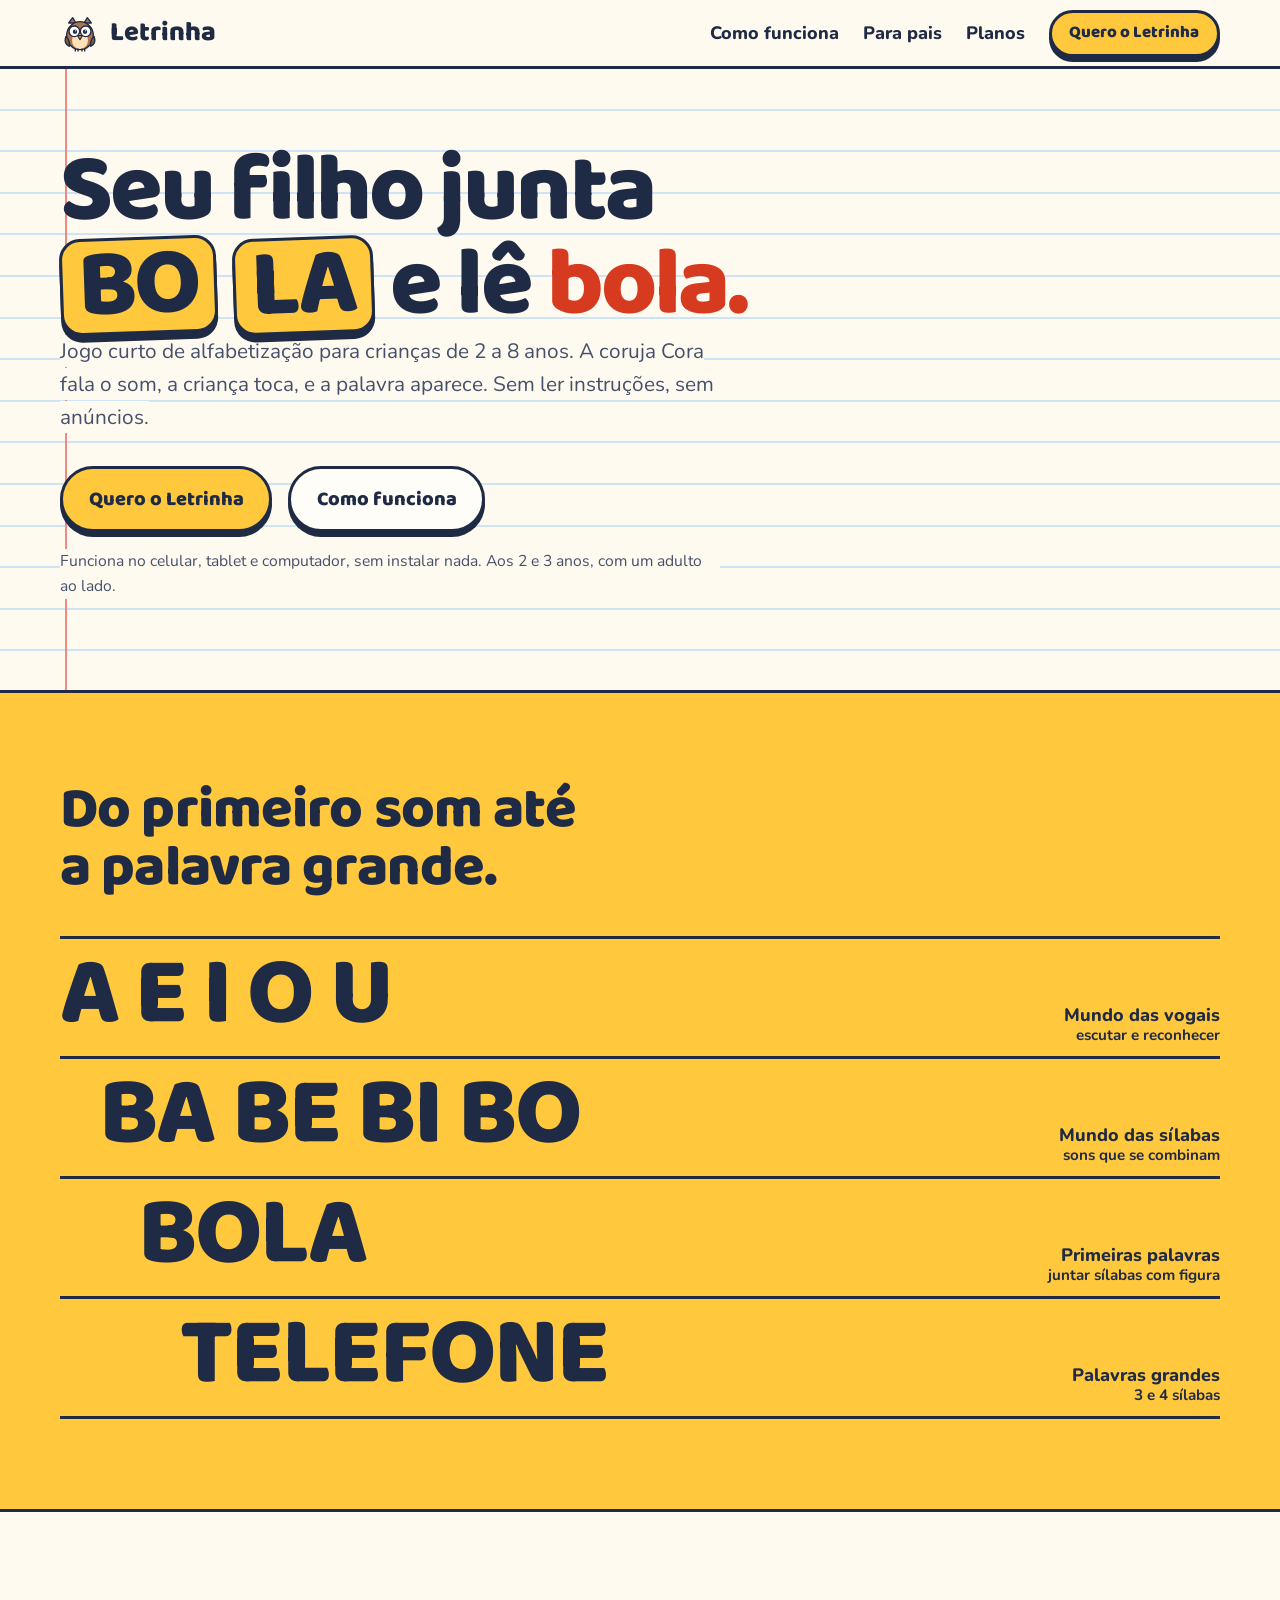
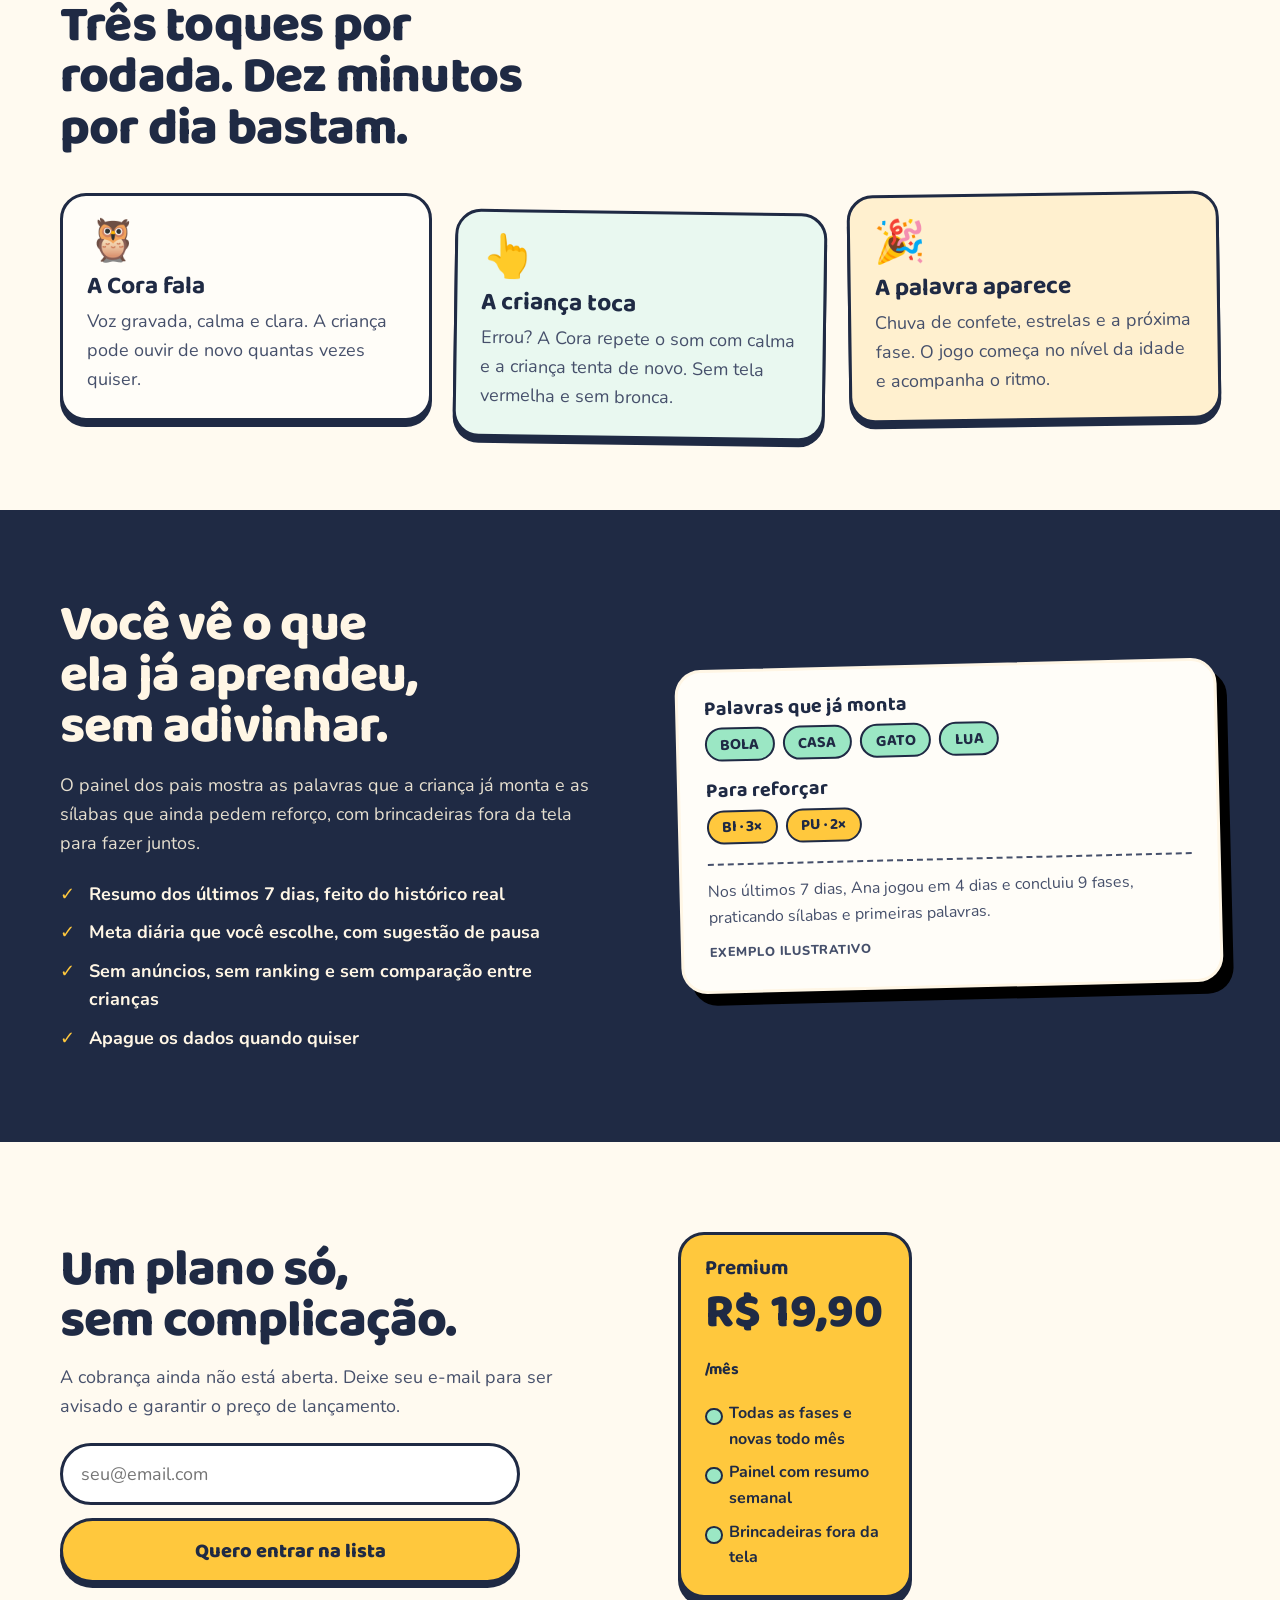
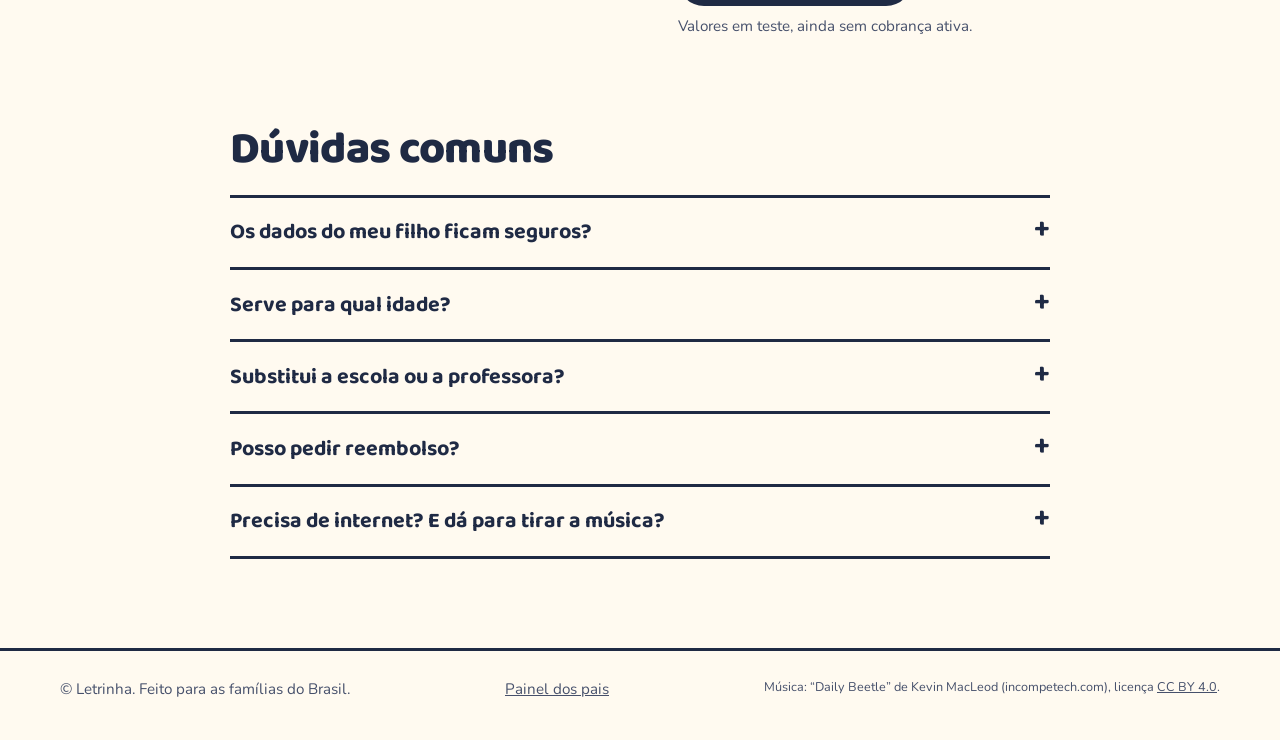
<file: index.html>
<!doctype html>
<html lang="pt-BR">
<head>
<meta charset="utf-8">
<meta name="viewport" content="width=device-width, initial-scale=1">
<title>Letrinha — o jogo em que seu filho junta sílabas e lê a primeira palavra</title>
<meta name="description" content="Jogo de alfabetização para crianças de 2 a 8 anos. A coruja Cora fala o som, a criança toca e a palavra aparece. Sessões curtas e painel para os pais.">
<meta name="theme-color" content="#ffc83d">
<link rel="manifest" href="manifest.json">
<link rel="preconnect" href="https://fonts.googleapis.com">
<link rel="preconnect" href="https://fonts.gstatic.com" crossorigin>
<link href="https://fonts.googleapis.com/css2?family=Baloo+2:wght@600;700;800&family=Nunito:wght@400;700;800&display=swap" rel="stylesheet">
<link rel="stylesheet" href="style.css">
<link rel="stylesheet" href="landing.css">
</head>
<body class="lp">

<svg width="0" height="0" style="position:absolute" aria-hidden="true">
  <symbol id="owl" viewBox="0 0 120 120">
    <path d="M26 30 L38 14 L48 30 Z M94 30 L82 14 L72 30 Z" fill="#a9744f" stroke="#1f2a44" stroke-width="4" stroke-linejoin="round"/>
    <ellipse cx="60" cy="68" rx="40" ry="42" fill="#a9744f" stroke="#1f2a44" stroke-width="4"/>
    <ellipse cx="60" cy="82" rx="24" ry="26" fill="#ffe2b8"/>
    <circle cx="43" cy="55" r="16" fill="#fff" stroke="#1f2a44" stroke-width="4"/>
    <circle cx="77" cy="55" r="16" fill="#fff" stroke="#1f2a44" stroke-width="4"/>
    <circle cx="45" cy="56" r="6.5" fill="#1f2a44"/>
    <circle cx="75" cy="56" r="6.5" fill="#1f2a44"/>
    <circle cx="47" cy="53.5" r="2" fill="#fff"/>
    <circle cx="77" cy="53.5" r="2" fill="#fff"/>
    <ellipse cx="43" cy="55" rx="16" ry="0" fill="#a9744f" stroke="#1f2a44" stroke-width="4"><animate attributeName="ry" values="0;0;16;0" keyTimes="0;0.92;0.96;1" dur="4s" repeatCount="indefinite"/></ellipse>
    <ellipse cx="77" cy="55" rx="16" ry="0" fill="#a9744f" stroke="#1f2a44" stroke-width="4"><animate attributeName="ry" values="0;0;16;0" keyTimes="0;0.92;0.96;1" dur="4s" repeatCount="indefinite"/></ellipse>
    <path d="M53 68 L67 68 L60 80 Z" fill="#ffc83d" stroke="#1f2a44" stroke-width="3.5" stroke-linejoin="round"/>
    <path d="M18 70 Q10 92 28 100 Q30 82 18 70 Z M102 70 Q110 92 92 100 Q90 82 102 70 Z" fill="#8a5b3b" stroke="#1f2a44" stroke-width="4" stroke-linejoin="round"/>
    <path d="M46 108 L46 114 M54 108 L54 114 M66 108 L66 114 M74 108 L74 114" stroke="#1f2a44" stroke-width="4" stroke-linecap="round"/>
  </symbol>
</svg>

<header class="lp-top">
  <div class="lp-wrap">
    <a class="brand" href="./"><svg aria-hidden="true"><use href="#owl"/></svg>Letrinha</a>
    <nav aria-label="Principal">
      <a href="#como">Como funciona</a>
      <a href="#pais">Para pais</a>
      <a href="#preco">Planos</a>
      <a class="btn" href="#preco">Quero o Letrinha</a>
    </nav>
  </div>
</header>

<main>
<section class="lp-hero">
  <div class="lp-wrap">
    <div>
      <h1>Seu filho junta <span class="sy">BO</span> <span class="sy">LA</span> e lê <em>bola.</em></h1>
      <p><span class="lp-lead">Jogo curto de alfabetização para crianças de 2 a 8 anos. A coruja Cora fala o som, a criança toca, e a palavra aparece. Sem ler instruções, sem anúncios.</span></p>
      <div class="lp-cta">
        <a class="btn" href="#preco">Quero o Letrinha</a>
        <a class="btn ghost" href="#como">Como funciona</a>
      </div>
      <p><span class="lp-fine">Funciona no celular, tablet e computador, sem instalar nada. Aos 2 e 3 anos, com um adulto ao lado.</span></p>
    </div>

  </div>
</section>

<section class="lp-ladder" aria-labelledby="escada">
  <div class="lp-wrap">
    <h2 id="escada">Do primeiro som até a palavra grande.</h2>
    <ol>
      <li><span class="big">A E I O U</span><span class="lab">Mundo das vogais<small>escutar e reconhecer</small></span></li>
      <li><span class="big">BA BE BI BO</span><span class="lab">Mundo das sílabas<small>sons que se combinam</small></span></li>
      <li><span class="big">BOLA</span><span class="lab">Primeiras palavras<small>juntar sílabas com figura</small></span></li>
      <li><span class="big">TELEFONE</span><span class="lab">Palavras grandes<small>3 e 4 sílabas</small></span></li>
    </ol>
  </div>
</section>

<section class="lp-how" id="como">
  <div class="lp-wrap">
    <h2>Três toques por rodada. Dez minutos por dia bastam.</h2>
    <div class="lp-steps">
      <article class="lp-step"><span class="em" aria-hidden="true">🦉</span><h3>A Cora fala</h3><p>Voz gravada, calma e clara. A criança pode ouvir de novo quantas vezes quiser.</p></article>
      <article class="lp-step"><span class="em" aria-hidden="true">👆</span><h3>A criança toca</h3><p>Errou? A Cora repete o som com calma e a criança tenta de novo. Sem tela vermelha e sem bronca.</p></article>
      <article class="lp-step"><span class="em" aria-hidden="true">🎉</span><h3>A palavra aparece</h3><p>Chuva de confete, estrelas e a próxima fase. O jogo começa no nível da idade e acompanha o ritmo.</p></article>
    </div>
  </div>
</section>

<section class="lp-parents" id="pais">
  <div class="lp-wrap">
    <div>
      <h2>Você vê o que ela já aprendeu, sem adivinhar.</h2>
      <p>O painel dos pais mostra as palavras que a criança já monta e as sílabas que ainda pedem reforço, com brincadeiras fora da tela para fazer juntos.</p>
      <ul>
        <li>Resumo dos últimos 7 dias, feito do histórico real</li>
        <li>Meta diária que você escolhe, com sugestão de pausa</li>
        <li>Sem anúncios, sem ranking e sem comparação entre crianças</li>
        <li>Apague os dados quando quiser</li>
      </ul>
    </div>
    <div class="lp-report" aria-hidden="true">
      <div class="row"><h3>Palavras que já monta</h3><div class="chips"><span class="chip">BOLA</span><span class="chip">CASA</span><span class="chip">GATO</span><span class="chip">LUA</span></div></div>
      <div class="row"><h3>Para reforçar</h3><div class="chips"><span class="chip warn">BI · 3×</span><span class="chip warn">PU · 2×</span></div></div>
      <p class="sum">Nos últimos 7 dias, Ana jogou em 4 dias e concluiu 9 fases, praticando sílabas e primeiras palavras.</p>
      <span class="tag">Exemplo ilustrativo</span>
    </div>
  </div>
</section>

<section class="lp-pricing" id="preco">
  <div class="lp-wrap">
    <div>
      <h2>Um plano só, sem complicação.</h2>
      <p style="margin-top:1rem;color:var(--ink-soft)">A cobrança ainda não está aberta. Deixe seu e-mail para ser avisado e garantir o preço de lançamento.</p>
      <form class="lp-form" id="waitlist" novalidate>
        <label for="email" style="position:absolute;left:-9999px">Seu e-mail</label>
        <input id="email" type="email" inputmode="email" autocomplete="email" placeholder="seu@email.com" required>
        <button class="btn" type="submit">Quero entrar na lista</button>
        <p class="lp-msg" id="formMsg" role="status" aria-live="polite"></p>
      </form>
    </div>
    <div class="lp-plans">
      <div class="lp-plan pro">
        <h3>Premium</h3>
        <div class="pr">R$ 19,90 <small>/mês</small></div>
        <ul><li>Todas as fases e novas todo mês</li><li>Painel com resumo semanal</li><li>Brincadeiras fora da tela</li></ul>
      </div>
      <p class="lp-note">Valores em teste, ainda sem cobrança ativa.</p>
    </div>
  </div>
</section>

<section class="lp-faq" id="duvidas">
  <div class="lp-wrap">
    <h2>Dúvidas comuns</h2>
    <details><summary>Os dados do meu filho ficam seguros?</summary><p>Coletamos o mínimo: primeiro nome, idade e progresso, guardados só no aparelho. Só o responsável legal deve autorizar o uso, e pode apagar tudo quando quiser. Sem anúncios e sem venda de dados.</p></details>
    <details><summary>Serve para qual idade?</summary><p>De 2 a 8 anos. Aos 2 e 3 anos a criança só ouve e toca, com um adulto ao lado. Quem tem 4 anos começa nas vogais, quem tem 7 já vai para as palavras, e o jogo ajusta opções, tamanho das rodadas e velocidade da voz.</p></details>
    <details><summary>Substitui a escola ou a professora?</summary><p>Não. O Letrinha complementa a alfabetização feita na escola, com prática curta e divertida em casa.</p></details>
    <details><summary>Posso pedir reembolso?</summary><p>Sim. Pela lei do consumidor, você tem 7 dias após a contratação para desistir e receber o valor de volta.</p></details>
    <details><summary>Precisa de internet? E dá para tirar a música?</summary><p>Para abrir o jogo, sim. A voz da Cora é gravada, igual em qualquer aparelho. A música tem um botão para desligar no topo do jogo.</p></details>
  </div>
</section>
</main>

<footer class="lp-foot">
  <div class="lp-wrap">
    <span>© Letrinha. Feito para as famílias do Brasil.</span>
    <a href="pais.html">Painel dos pais</a>
    <small>Música: “Daily Beetle” de Kevin MacLeod (incompetech.com), licença <a href="http://creativecommons.org/licenses/by/4.0/">CC BY 4.0</a>.</small>
  </div>
</footer>

<script>
  const form = document.getElementById('waitlist');
  const msg = document.getElementById('formMsg');
  form.addEventListener('submit', (e) => {
    e.preventDefault();
    const email = document.getElementById('email').value.trim();
    if (!/^\S+@\S+\.\S+$/.test(email)) { msg.textContent = 'Confira o e-mail: parece que falta algo.'; return; }
    const list = JSON.parse(localStorage.getItem('letrinha.waitlist') || '[]');
    list.push({ email, at: new Date().toISOString() });
    localStorage.setItem('letrinha.waitlist', JSON.stringify(list));
    msg.textContent = 'Pronto! Avisaremos você por e-mail.';
    form.reset();
  });
</script>
</body>
</html>
</file>
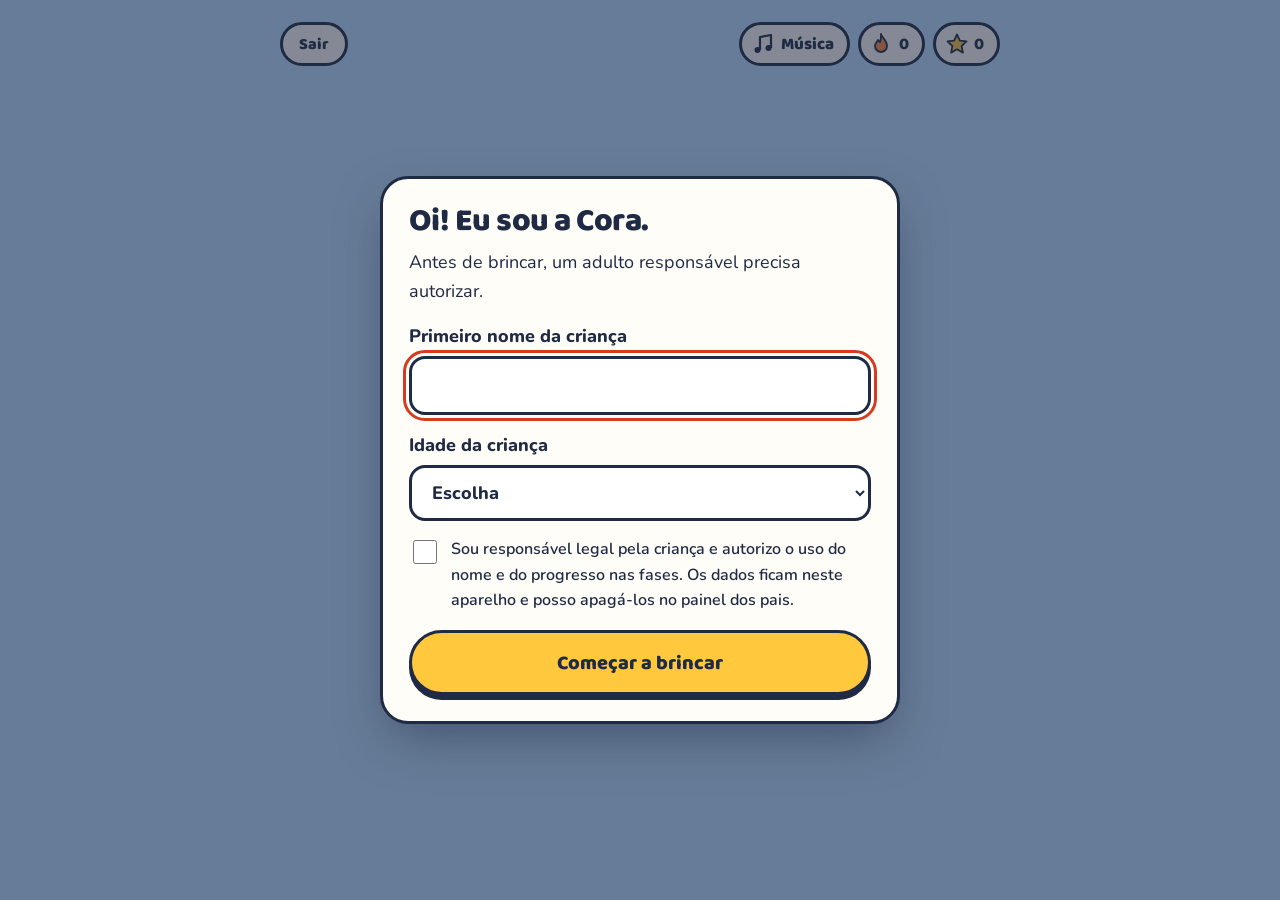
<file: jogo.html>
<!doctype html>
<html lang="pt-BR">
<head>
<meta charset="utf-8">
<meta name="viewport" content="width=device-width, initial-scale=1">
<title>Letrinha — jogar</title>
<meta name="theme-color" content="#bfe0ff">
<link rel="manifest" href="manifest.json">
<link rel="preconnect" href="https://fonts.googleapis.com">
<link rel="preconnect" href="https://fonts.gstatic.com" crossorigin>
<link href="https://fonts.googleapis.com/css2?family=Baloo+2:wght@600;700;800&family=Nunito:wght@400;600;700;800&display=swap" rel="stylesheet">
<link rel="stylesheet" href="game.css">
</head>
<body>

<svg width="0" height="0" style="position:absolute" aria-hidden="true">
  <symbol id="owl" viewBox="0 0 120 120">
    <path d="M26 30 L38 14 L48 30 Z M94 30 L82 14 L72 30 Z" fill="#a9744f" stroke="#1f2a44" stroke-width="4" stroke-linejoin="round"/>
    <ellipse cx="60" cy="68" rx="40" ry="42" fill="#a9744f" stroke="#1f2a44" stroke-width="4"/>
    <ellipse cx="60" cy="82" rx="24" ry="26" fill="#ffe2b8"/>
    <circle cx="43" cy="55" r="16" fill="#fff" stroke="#1f2a44" stroke-width="4"/>
    <circle cx="77" cy="55" r="16" fill="#fff" stroke="#1f2a44" stroke-width="4"/>
    <circle cx="45" cy="56" r="6.5" fill="#1f2a44"/>
    <circle cx="75" cy="56" r="6.5" fill="#1f2a44"/>
    <circle cx="47" cy="53.5" r="2" fill="#fff"/>
    <circle cx="77" cy="53.5" r="2" fill="#fff"/>
    <ellipse cx="43" cy="55" rx="16" ry="0" fill="#a9744f" stroke="#1f2a44" stroke-width="4"><animate attributeName="ry" values="0;0;16;0" keyTimes="0;0.92;0.96;1" dur="4s" repeatCount="indefinite"/></ellipse>
    <ellipse cx="77" cy="55" rx="16" ry="0" fill="#a9744f" stroke="#1f2a44" stroke-width="4"><animate attributeName="ry" values="0;0;16;0" keyTimes="0;0.92;0.96;1" dur="4s" repeatCount="indefinite"/></ellipse>
    <path d="M53 68 L67 68 L60 80 Z" fill="#ffc83d" stroke="#1f2a44" stroke-width="3.5" stroke-linejoin="round"/>
    <path d="M18 70 Q10 92 28 100 Q30 82 18 70 Z M102 70 Q110 92 92 100 Q90 82 102 70 Z" fill="#8a5b3b" stroke="#1f2a44" stroke-width="4" stroke-linejoin="round"/>
    <path d="M46 108 L46 114 M54 108 L54 114 M66 108 L66 114 M74 108 L74 114" stroke="#1f2a44" stroke-width="4" stroke-linecap="round"/>
  </symbol>
  <symbol id="star" viewBox="0 0 24 24">
    <path d="M12 2.5l2.9 6.1 6.6.8-4.9 4.6 1.3 6.6L12 17.3l-5.9 3.3 1.3-6.6L2.5 9.4l6.6-.8z" fill="#ffc83d" stroke="#1f2a44" stroke-width="1.8" stroke-linejoin="round"/>
  </symbol>
  <symbol id="fire" viewBox="0 0 24 24">
    <path d="M12 2c1 4 6 6 6 12a6 6 0 0 1-12 0c0-3 2-4 3-6 1 1 1 2 2 2 1-2 1-5 1-8z" fill="#ff8a3d" stroke="#1f2a44" stroke-width="1.8" stroke-linejoin="round"/>
  </symbol>
  <symbol id="sound" viewBox="0 0 24 24">
    <path d="M3 9v6h4l5 4V5L7 9H3z" fill="#1f2a44"/><path d="M16 8.5a5 5 0 0 1 0 7M18.5 6a8.5 8.5 0 0 1 0 12" fill="none" stroke="#1f2a44" stroke-width="2.2" stroke-linecap="round"/>
  </symbol>
  <symbol id="note" viewBox="0 0 24 24">
    <path d="M9 18V5l11-2v13" fill="none" stroke="#1f2a44" stroke-width="2.2" stroke-linejoin="round"/><circle cx="6.5" cy="18" r="3" fill="#1f2a44"/><circle cx="17.5" cy="16" r="3" fill="#1f2a44"/>
  </symbol>
  <symbol id="note-off" viewBox="0 0 24 24">
    <path d="M9 18V5l11-2v13" fill="none" stroke="#1f2a44" stroke-width="2.2" stroke-linejoin="round" opacity=".45"/><circle cx="6.5" cy="18" r="3" fill="#1f2a44" opacity=".45"/><circle cx="17.5" cy="16" r="3" fill="#1f2a44" opacity=".45"/><path d="M3 3l18 18" stroke="#e8553d" stroke-width="2.6" stroke-linecap="round"/>
  </symbol>
</svg>

<div class="game-shell">
  <div class="hud" id="hud"></div>
  <main id="app" class="screen" aria-live="polite"></main>
</div>
<canvas id="confetti" aria-hidden="true"></canvas>

<dialog id="welcome" aria-labelledby="welcomeTitle">
  <h2 id="welcomeTitle">Oi! Eu sou a Cora.</h2>
  <p>Antes de brincar, um adulto responsável precisa autorizar.</p>
  <form method="dialog" id="welcomeForm">
    <label>Primeiro nome da criança
      <input type="text" id="childName" maxlength="20" autocomplete="off" required>
    </label>
    <label>Idade da criança
      <select id="childAge" required>
        <option value="" disabled selected>Escolha</option>
        <option value="2">2 anos</option>
        <option value="3">3 anos</option>
        <option value="4">4 anos</option>
        <option value="5">5 anos</option>
        <option value="6">6 anos</option>
        <option value="7">7 anos</option>
        <option value="8">8 anos ou mais</option>
      </select>
    </label>
    <label class="check">
      <input type="checkbox" id="consent" required>
      <span>Sou responsável legal pela criança e autorizo o uso do nome e do progresso nas fases. Os dados ficam neste aparelho e posso apagá-los no painel dos pais.</span>
    </label>
    <button class="btn" type="submit">Começar a brincar</button>
  </form>
</dialog>

<script src="game.js"></script>
</body>
</html>
</file>
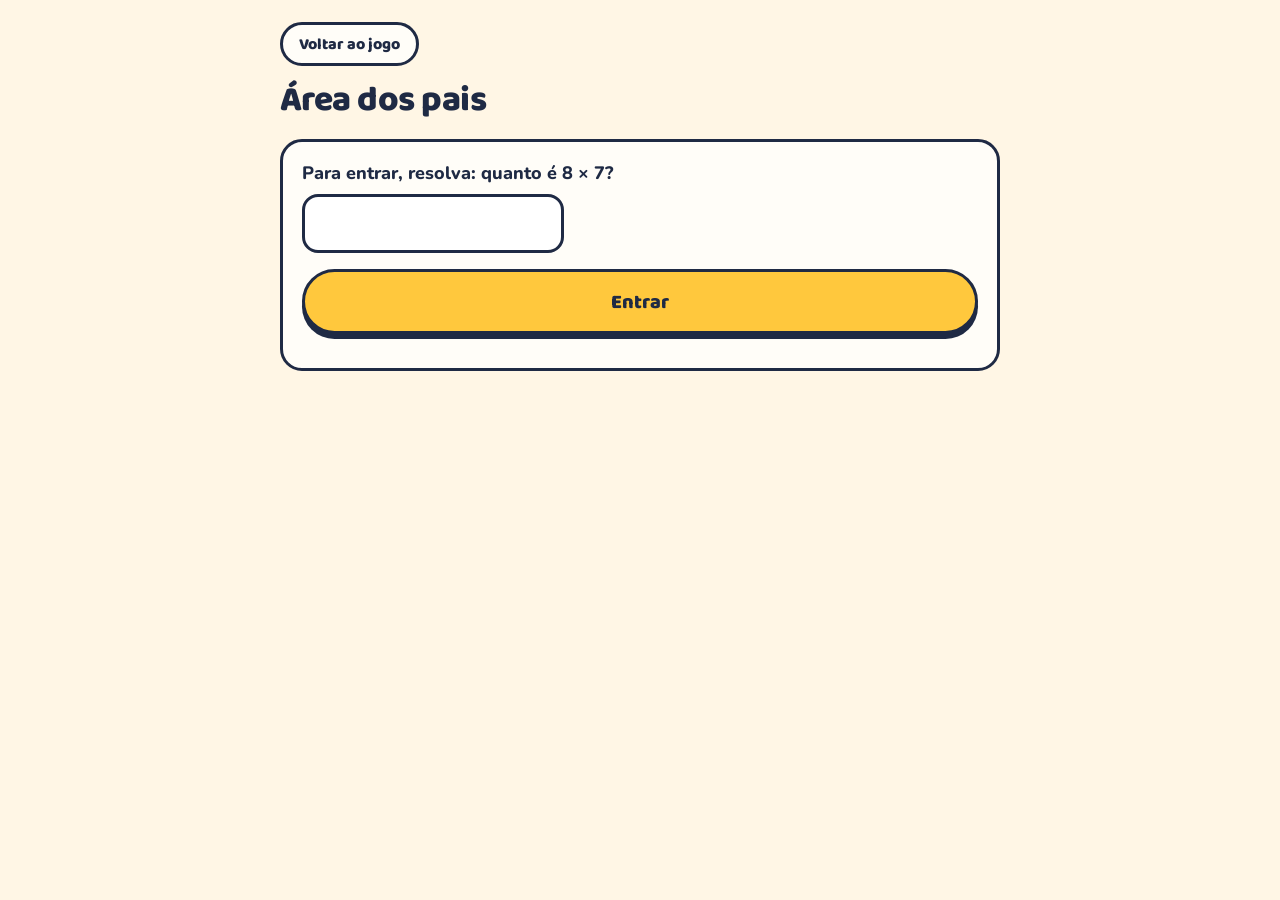
<file: pais.html>
<!doctype html>
<html lang="pt-BR">
<head>
<meta charset="utf-8">
<meta name="viewport" content="width=device-width, initial-scale=1">
<title>Letrinha — painel dos pais</title>
<link rel="preconnect" href="https://fonts.googleapis.com">
<link rel="preconnect" href="https://fonts.gstatic.com" crossorigin>
<link href="https://fonts.googleapis.com/css2?family=Baloo+2:wght@600;700;800&family=Nunito:wght@400;600;700;800&display=swap" rel="stylesheet">
<link rel="stylesheet" href="game.css">
<style>body{background:var(--cream)}</style>
</head>
<body>
<div class="game-shell">
  <div class="hud"><a class="home" href="jogo.html">Voltar ao jogo</a></div>
  <main id="app" class="panel" aria-live="polite"></main>
</div>

<script>
(() => {
  const KEY = 'letrinha.v1';
  const app = document.getElementById('app');
  const esc = (s) => String(s).replace(/[&<>"']/g, c => ({ '&': '&amp;', '<': '&lt;', '>': '&gt;', '"': '&quot;', "'": '&#39;' }[c]));
  const load = () => { try { return JSON.parse(localStorage.getItem(KEY)) || null; } catch { return null; } };

  const LEVEL_WORLD = { 1: 1, 2: 1, 3: 1, 4: 2, 5: 2, 6: 2, 7: 2, 8: 3, 9: 3, 10: 3, 11: 3, 12: 4, 13: 4, 14: 4 };
  const WORLD_NAME = { 1: 'vogais', 2: 'sílabas', 3: 'primeiras palavras', 4: 'palavras grandes' };
  const OFFLINE = {
    1: { t: 'Caça às vogais', obj: 'Reconhecer as vogais no dia a dia.', how: 'Procurem em rótulos, livros e placas as letras A, E, I, O, U e digam o som de cada uma.', mat: 'Embalagens, revistas ou livros.', age: '4 a 6 anos', adult: 'Acompanha e lê junto.', time: '10 min', care: 'Use só materiais que a criança possa manusear sem risco.' },
    2: { t: 'Sílabas na cozinha', obj: 'Perceber sílabas dentro das palavras.', how: 'Escolham objetos da casa e batam palmas a cada sílaba: pa-to (2 palmas), ba-na-na (3 palmas).', mat: 'Objetos comuns da casa.', age: '4 a 7 anos', adult: 'Participa e dá o exemplo.', time: '10 min', care: 'Evite objetos cortantes ou quentes.' },
    3: { t: 'Etiquetas na casa', obj: 'Relacionar palavras escritas a objetos reais.', how: 'Escrevam em papeizinhos palavras que a criança já montou (ex.: CASA, BOLA) e colem nos objetos.', mat: 'Papel, caneta e fita adesiva.', age: '5 a 8 anos', adult: 'Escreve e lê junto.', time: '15 min', care: 'Use fita fácil de remover para não danificar móveis.' },
    4: { t: 'Caça-palavras falado', obj: 'Ouvir e separar sílabas de palavras maiores.', how: 'Diga uma palavra grande (ex.: telefone) e peça para a criança falar cada sílaba devagar e contar quantas são.', mat: 'Nenhum.', age: '6 a 8 anos', adult: 'Escolhe as palavras e comemora os acertos.', time: '10 min', care: '' },
  };
  const daysAgo = (d) => (Date.now() - new Date(d + 'T12:00:00').getTime()) / 864e5;
  const recent = (S) => (S.log || []).filter(e => daysAgo(e.d) <= 7);
  function weekly(S) {
    const r = recent(S);
    if (!r.length) return 'Ainda não há fases concluídas nos últimos 7 dias.';
    const days = new Set(r.map(e => e.d)).size;
    const worlds = [...new Set(r.map(e => WORLD_NAME[LEVEL_WORLD[e.l]]))];
    const stars = r.reduce((n, e) => n + e.s, 0);
    return `Nos últimos 7 dias, ${esc(S.name)} jogou em ${days} dia${days > 1 ? 's' : ''} e concluiu ${r.length} fase${r.length > 1 ? 's' : ''}, praticando ${worlds.join(', ')}. Somou ${stars} estrela${stars > 1 ? 's' : ''}. Este resumo mostra só o que foi feito no aplicativo e não é uma avaliação do desenvolvimento da criança.`;
  }
  function offline(S) {
    const r = recent(S);
    const w = r.length ? LEVEL_WORLD[r[r.length - 1].l] : 1;
    const o = OFFLINE[w];
    return `<h4 style="margin-bottom:.4rem">${o.t}</h4>
      <ul style="padding-left:1.1rem;display:grid;gap:.25rem">
        <li><b>Objetivo:</b> ${o.obj}</li><li><b>Como fazer:</b> ${o.how}</li><li><b>Materiais:</b> ${o.mat}</li>
        <li><b>Idade:</b> ${o.age}</li><li><b>Adulto:</b> ${o.adult}</li><li><b>Duração:</b> ${o.time}</li>${o.care ? `<li><b>Cuidado:</b> ${o.care}</li>` : ''}
      </ul>`;
  }

  function gate() {
    const a = 6 + Math.floor(Math.random() * 4), b = 6 + Math.floor(Math.random() * 4);
    app.innerHTML = `
      <h2>Área dos pais</h2>
      <form class="box" id="gate" style="display:grid;gap:1rem">
        <label style="font-weight:800">Para entrar, resolva: quanto é ${a} × ${b}?
          <input type="number" id="ans" inputmode="numeric" required style="font:inherit;padding:.75rem 1rem;border:3px solid var(--line);border-radius:16px;min-height:48px;display:block;margin-top:.4rem">
        </label>
        <button class="btn" type="submit">Entrar</button>
        <p id="err" role="alert" style="font-weight:700;color:var(--tomato)"></p>
      </form>`;
    document.getElementById('gate').onsubmit = (e) => {
      e.preventDefault();
      if (+document.getElementById('ans').value === a * b) panel();
      else { document.getElementById('err').textContent = 'Resposta incorreta. Tente de novo.'; }
    };
  }

  function panel() {
    const S = load();
    if (!S || !S.name) {
      app.innerHTML = '<h2>Painel dos pais</h2><div class="box"><p class="empty">Ainda não há progresso neste aparelho. Peça para a criança jogar a primeira fase.</p></div>';
      return;
    }
    const levels = Object.keys(S.done).length;
    const weak = Object.entries(S.weak || {}).sort((a, b) => b[1] - a[1]).slice(0, 6);
    app.innerHTML = `
      <h2>Progresso de ${esc(S.name)}</h2>
      <div class="stat-row">
        <div class="stat"><b>${S.streak}</b><span>dias seguidos</span></div>
        <div class="stat"><b>${S.stars}</b><span>estrelas</span></div>
        <div class="stat"><b>${levels}</b><span>fases jogadas</span></div>
      </div>
      <section class="box">
        <h3>Palavras que já monta</h3>
        ${S.words.length ? `<div class="chips">${S.words.map(w => `<span class="chip">${esc(w)}</span>`).join('')}</div>` : '<p class="empty">Nenhuma ainda. As palavras aparecem a partir da fase 5.</p>'}
      </section>
      <section class="box">
        <h3>Para reforçar</h3>
        ${weak.length ? `<div class="chips">${weak.map(([k, n]) => `<span class="chip warn">${esc(k)} · ${n}×</span>`).join('')}</div><p style="margin-top:.7rem;color:var(--ink-soft)">O número mostra quantas vezes a criança errou. Treine falando essas sílabas no dia a dia.</p>` : '<p class="empty">Sem erros registrados. Ótimo!</p>'}
      </section>
      <section class="box">
        <h3>Resumo dos últimos 7 dias</h3>
        <p>${weekly(S)}</p>
      </section>
      <section class="box" id="fora">
        <h3>Brincadeiras fora da tela</h3>
        ${offline(S)}
        <p style="margin-top:.7rem;color:var(--ink-soft)">Sugestões complementares, sempre com um adulto por perto. Não substituem a brincadeira livre nem o apoio de professores e profissionais.</p>
      </section>
      <section class="box">
        <h3>Meta diária</h3>
        <p style="margin-bottom:.6rem;color:var(--ink-soft)">Quantas fases por dia. Ao cumprir, o jogo sugere uma pausa fora da tela (sem bloquear).</p>
        <select id="goal" style="font:inherit;padding:.6rem 1rem;border:3px solid var(--line);border-radius:16px;min-height:48px;background:#fff;color:var(--ink)">
          ${[1, 2, 3, 4, 5, 8].map(g => `<option value="${g}" ${(S.goal || 3) === g ? 'selected' : ''}>${g} fase${g > 1 ? 's' : ''} por dia</option>`).join('')}
        </select>
      </section>
      <section class="box">
        <h3>Idade da criança</h3>
        <p style="margin-bottom:.6rem;color:var(--ink-soft)">As fases e a dificuldade se ajustam à idade. Se estiver fácil ou difícil demais, mude aqui.</p>
        <select id="age" style="font:inherit;padding:.6rem 1rem;border:3px solid var(--line);border-radius:16px;min-height:48px;background:#fff;color:var(--ink)">
          ${[2, 3, 4, 5, 6, 7, 8].map(a => `<option value="${a}" ${+S.age === a ? 'selected' : ''}>${a === 8 ? '8 anos ou mais' : a + ' anos'}</option>`).join('')}
        </select>
      </section>
      <section class="box">
        <h3>Privacidade</h3>
        <p style="color:var(--ink-soft)">Nome, idade e progresso ficam apenas neste aparelho (armazenamento local do navegador). Nada é enviado a servidores, não há anúncios e não coletamos localização, fotos ou voz. Você pode apagar tudo no botão abaixo.</p>
      </section>
      <button class="danger" id="wipe" type="button">Apagar todos os dados deste aparelho</button>`;
    document.getElementById('goal').onchange = (e) => { S.goal = +e.target.value; localStorage.setItem(KEY, JSON.stringify(S)); };
    document.getElementById('age').onchange = (e) => { S.age = +e.target.value; localStorage.setItem(KEY, JSON.stringify(S)); };
    document.getElementById('wipe').onclick = () => {
      if (confirm('Apagar nome e progresso da criança? Isso não pode ser desfeito.')) { localStorage.removeItem(KEY); panel(); }
    };
  }
  gate();
})();
</script>
</body>
</html>
</file>
<file: style.css>
:root {
  --ink: #1f2a44;
  --ink-soft: #46506b;
  --cream: #fff6e5;
  --paper: #fffdf8;
  --sun: #ffc83d;
  --tomato: #d63a1f;
  --leaf: #9be7c4;
  --leaf-deep: #137a50;
  --sky: #bfe0ff;
  --line: #1f2a44;
  --ease: cubic-bezier(0.16, 1, 0.3, 1);
  --display: "Baloo 2", "Trebuchet MS", system-ui, sans-serif;
  --body: "Nunito", system-ui, -apple-system, "Segoe UI", sans-serif;
}

* { box-sizing: border-box; }
html { scroll-behavior: smooth; }
body {
  margin: 0;
  background: var(--cream);
  color: var(--ink);
  font-family: var(--body);
  font-size: 1.125rem;
  line-height: 1.6;
  -webkit-font-smoothing: antialiased;
}
img, svg { max-width: 100%; display: block; }
a { color: inherit; }
:focus-visible { outline: 3px solid var(--tomato); outline-offset: 3px; border-radius: 6px; }
.wrap { width: min(1120px, 100% - 2.5rem); margin-inline: auto; }

h1, h2, h3 { font-family: var(--display); line-height: 1.05; margin: 0; text-wrap: balance; }
h1 { font-size: clamp(2.6rem, 6.5vw, 5rem); font-weight: 800; letter-spacing: -0.02em; }
h2 { font-size: clamp(2rem, 4.2vw, 3.2rem); font-weight: 800; letter-spacing: -0.015em; }
h3 { font-size: 1.5rem; font-weight: 700; }
p { margin: 0; max-width: 62ch; }

.btn {
  display: inline-flex; align-items: center; justify-content: center; gap: .5rem;
  font-family: var(--display); font-weight: 800; font-size: 1.25rem;
  padding: .85rem 1.6rem; min-height: 52px;
  background: var(--sun); color: var(--ink);
  border: 3px solid var(--line); border-radius: 999px;
  text-decoration: none; cursor: pointer;
  box-shadow: 0 5px 0 var(--line);
  transition: transform .18s var(--ease), box-shadow .18s var(--ease);
}
.btn:hover { transform: translateY(-2px); box-shadow: 0 7px 0 var(--line); }
.btn:active { transform: translateY(4px); box-shadow: 0 1px 0 var(--line); }
.btn.ghost { background: var(--paper); }
.btn[disabled] { opacity: .55; cursor: not-allowed; transform: none; box-shadow: 0 5px 0 var(--line); }

/* header */
.top { padding: 1.1rem 0; }
.top .wrap { display: flex; align-items: center; justify-content: space-between; gap: 1rem; }
.brand { display: flex; align-items: center; gap: .6rem; font-family: var(--display); font-weight: 800; font-size: 1.7rem; text-decoration: none; }
.brand svg { width: 40px; height: 40px; }
.top nav { display: flex; align-items: center; gap: 1.6rem; font-weight: 700; }
.top nav a:not(.btn) { text-decoration: none; }
.top nav a:not(.btn):hover { text-decoration: underline; text-underline-offset: 4px; }
.top .btn { font-size: 1.05rem; padding: .55rem 1.1rem; min-height: 44px; }

/* hero */
.hero { padding: clamp(1.5rem, 5vw, 4rem) 0 clamp(3rem, 7vw, 6rem); }
.hero .wrap { display: grid; grid-template-columns: 1.1fr .9fr; gap: clamp(2rem, 5vw, 4rem); align-items: center; }
.hero h1 em { font-style: normal; background: var(--sun); padding: 0 .18em; border-radius: .2em; box-decoration-break: clone; -webkit-box-decoration-break: clone; }
.hero p.lead { font-size: 1.35rem; margin-top: 1.4rem; color: var(--ink-soft); }
.hero .cta-row { display: flex; flex-wrap: wrap; gap: 1rem; align-items: center; margin-top: 2rem; }
.hero .fine { font-size: .98rem; color: var(--ink-soft); margin-top: 1rem; }

.stage {
  position: relative; background: var(--sky); border: 3px solid var(--line); border-radius: 32px;
  padding: 2rem 1.5rem 1.8rem; box-shadow: 0 14px 28px -10px rgba(31, 42, 68, .35);
  transform: rotate(1.5deg);
}
.stage .owl { width: 150px; margin: 0 auto .4rem; animation: float 4s ease-in-out infinite; }
.stage .bubble {
  position: relative; background: var(--paper); border: 3px solid var(--line); border-radius: 20px;
  padding: .7rem 1rem; text-align: center; font-family: var(--display); font-weight: 700; font-size: 1.25rem;
}
.stage .tiles { display: grid; grid-template-columns: repeat(3, 1fr); gap: .9rem; margin-top: 1.4rem; }
.tile {
  font-family: var(--display); font-weight: 800; font-size: clamp(2rem, 4.5vw, 3rem);
  background: var(--paper); border: 3px solid var(--line); border-radius: 20px;
  padding: .6rem 0; text-align: center; box-shadow: 0 5px 0 var(--line);
}
.tile.right { background: var(--leaf); transform: translateY(-4px); box-shadow: 0 9px 0 var(--line); }
.stage .stars { position: absolute; top: -18px; right: 22px; display: flex; gap: 4px; }
.stage .stars svg { width: 34px; height: 34px; }

@keyframes float { 0%, 100% { transform: translateY(0); } 50% { transform: translateY(-8px); } }

/* sections */
section { padding: clamp(3rem, 7vw, 6rem) 0; }
.band { background: var(--ink); color: var(--cream); }
.band .btn { box-shadow: 0 5px 0 #000; }

.how .wrap { display: grid; grid-template-columns: .9fr 1.1fr; gap: clamp(2rem, 6vw, 5rem); align-items: start; }
.how h2 { position: sticky; top: 2rem; }
.how ol { list-style: none; margin: 0; padding: 0; }
.how li { padding: 1.6rem 0; border-top: 3px solid var(--line); }
.how li:last-child { border-bottom: 3px solid var(--line); }
.how li strong { display: block; font-family: var(--display); font-size: 1.7rem; line-height: 1.15; margin-bottom: .35rem; }
.how li span { color: var(--ink-soft); }

.parents .wrap { display: grid; grid-template-columns: 1fr 1fr; gap: clamp(2rem, 6vw, 5rem); align-items: center; }
.parents p { color: #e6dfcf; margin-top: 1.1rem; }
.report { background: var(--paper); color: var(--ink); border: 3px solid var(--cream); border-radius: 28px; padding: 1.6rem; transform: rotate(-1.2deg); }
.report h3 { font-size: 1.3rem; margin-bottom: .7rem; }
.report .row + .row { margin-top: 1.3rem; }
.chips { display: flex; flex-wrap: wrap; gap: .5rem; }
.chip { font-family: var(--display); font-weight: 700; padding: .15rem .85rem; border: 2px solid var(--line); border-radius: 999px; background: var(--leaf); }
.chip.warn { background: var(--sun); }
.report .meta { display: flex; justify-content: space-between; font-weight: 800; border-top: 2px dashed var(--ink-soft); padding-top: .8rem; margin-top: 1.3rem; }

.pricing .wrap { display: grid; grid-template-columns: 1fr 1fr; gap: clamp(2rem, 6vw, 5rem); align-items: center; }
.price-box { background: var(--paper); border: 3px solid var(--line); border-radius: 32px; padding: 2rem; box-shadow: 0 8px 0 var(--line); }
.price-box .price { font-family: var(--display); font-weight: 800; font-size: 4rem; line-height: 1; }
.price-box .price small { font-size: 1.2rem; font-weight: 700; }
.price-box ul { padding: 0; margin: 1.3rem 0 1.6rem; list-style: none; display: grid; gap: .55rem; }
.price-box li { padding-left: 1.9rem; position: relative; }
.price-box li::before { content: ""; position: absolute; left: 0; top: .35rem; width: 1.15rem; height: 1.15rem; border-radius: 50%; background: var(--leaf); border: 2px solid var(--line); }
.price-box .alt { margin-top: .9rem; color: var(--ink-soft); font-size: 1rem; }

form.waitlist { display: grid; gap: .8rem; margin-top: 1.2rem; }
form.waitlist input[type="email"] {
  font: inherit; padding: .85rem 1.1rem; min-height: 52px; border: 3px solid var(--line); border-radius: 999px; background: #fff; color: var(--ink);
}
.form-msg { min-height: 1.6em; font-weight: 700; }

.faq .wrap { max-width: 820px; }
.faq h2 { margin-bottom: 1.6rem; }
details { border-top: 3px solid var(--line); padding: 1.1rem 0; }
details:last-of-type { border-bottom: 3px solid var(--line); }
summary { font-family: var(--display); font-weight: 700; font-size: 1.4rem; cursor: pointer; list-style: none; display: flex; justify-content: space-between; gap: 1rem; }
summary::-webkit-details-marker { display: none; }
summary::after { content: "+"; font-size: 1.8rem; line-height: 1; }
details[open] summary::after { content: "–"; }
details p { margin-top: .7rem; color: var(--ink-soft); }

footer { padding: 2rem 0 3rem; font-size: .95rem; color: var(--ink-soft); }
footer .wrap { display: flex; justify-content: space-between; flex-wrap: wrap; gap: 1rem; }

@media (max-width: 860px) {
  .hero .wrap, .how .wrap, .parents .wrap, .pricing .wrap { grid-template-columns: 1fr; }
  .how h2 { position: static; }
  .top nav a:not(.btn) { display: none; }
  .stage { transform: none; }
}

@media (prefers-reduced-motion: reduce) {
  * { animation: none !important; transition: none !important; }
  html { scroll-behavior: auto; }
}
</file>
<file: landing.css>
/* Landing: caderno pautado. Classes lp-* para não colidir com o jogo. */
body.lp { background: #fffaf0; }
.lp-wrap { width: min(1160px, 100% - 2.5rem); margin-inline: auto; }
.lp h1, .lp h2, .lp h3 { font-family: var(--display); margin: 0; line-height: 1; text-wrap: balance; }
.lp p { margin: 0; max-width: 60ch; }

/* header */
.lp-top { position: sticky; top: 0; z-index: 10; background: rgba(255, 250, 240, .92); backdrop-filter: blur(8px); border-bottom: 3px solid var(--line); }
.lp-top .lp-wrap { display: flex; align-items: center; justify-content: space-between; padding: .6rem 0; gap: 1rem; }
.lp-top nav { display: flex; align-items: center; gap: 1.5rem; font-weight: 800; }
.lp-top nav a:not(.btn) { text-decoration: none; }
.lp-top nav a:not(.btn):hover { text-decoration: underline; text-underline-offset: 5px; text-decoration-thickness: 3px; }
.lp-top .btn { font-size: 1.05rem; padding: .45rem 1.1rem; min-height: 44px; }

/* hero: folha de caderno */
.lp-hero {
  padding: clamp(2rem, 6vw, 5rem) 0 clamp(3rem, 7vw, 6rem);
  background:
    linear-gradient(90deg, transparent 0 calc(4.2rem - 2px), #f08a80 calc(4.2rem - 2px) calc(4.2rem), transparent calc(4.2rem)),
    repeating-linear-gradient(180deg, transparent 0 calc(2.6rem - 2px), #cfe3f6 calc(2.6rem - 2px) 2.6rem);
}
.lp-hero .lp-wrap { display: grid; grid-template-columns: minmax(0, 46rem); gap: clamp(2rem, 5vw, 4.5rem); align-items: center; }
.lp-hero h1 { font-size: clamp(3rem, 8vw, 6rem); font-weight: 800; letter-spacing: -.03em; line-height: .95; }
.lp-hero h1 .sy { display: inline-block; background: var(--sun); border: 3px solid var(--line); border-radius: .22em; padding: 0 .16em; box-shadow: 0 .07em 0 var(--line); transform: rotate(-2deg); }
.lp-hero h1 .sy + .plus { margin: 0 .05em; }
.lp-hero h1 em { font-style: normal; color: var(--tomato); }
.lp-lead { font-size: 1.3rem; margin-top: 1.6rem; color: var(--ink-soft); background: #fffaf0; display: inline; box-decoration-break: clone; -webkit-box-decoration-break: clone; padding: .1em 0; }
.lp-cta { display: flex; flex-wrap: wrap; gap: 1rem; margin-top: 2rem; }
.lp-fine { margin-top: 1.1rem; font-size: .98rem; color: var(--ink-soft); background: #fffaf0; display: inline-block; }

/* demo jogável */
.lp-demo { position: relative; background: var(--paper); border: 3px solid var(--line); border-radius: 28px; padding: 1.4rem 1.3rem 1.5rem; box-shadow: 10px 12px 0 var(--line); transform: rotate(1.6deg); }
.lp-demo::before { content: ""; position: absolute; top: -16px; left: 50%; width: 110px; height: 30px; background: rgba(255, 200, 61, .85); border: 2px solid var(--line); transform: translateX(-50%) rotate(-3deg); }
.lp-demo .d-head { display: flex; align-items: center; gap: .8rem; }
.lp-demo .d-owl { width: 76px; flex: none; animation: lp-bob 4s ease-in-out infinite; }
.lp-demo .d-say { background: #fff; border: 3px solid var(--line); border-radius: 18px; padding: .5rem .9rem; font: 700 1.1rem/1.2 var(--display); flex: 1; }
.lp-demo .d-pic { font-size: 4.2rem; text-align: center; margin: .6rem 0 .2rem; line-height: 1; }
.lp-demo .d-slots { display: flex; justify-content: center; gap: .6rem; margin: .4rem 0 1rem; }
.lp-demo .d-slot { min-width: 5.2rem; height: 4rem; border: 3px dashed var(--ink-soft); border-radius: 16px; display: grid; place-items: center; font: 800 2rem var(--display); }
.lp-demo .d-slot.on { border: 3px solid var(--line); border-style: solid; background: var(--leaf); }
.lp-demo .d-tiles { display: grid; grid-template-columns: repeat(3, 1fr); gap: .7rem; }
.lp-demo .tile { font: 800 2rem var(--display); background: #fff; border: 3px solid var(--line); border-radius: 18px; padding: .6rem 0; box-shadow: 0 5px 0 var(--line); cursor: pointer; color: var(--ink); min-height: 64px; transition: transform .18s var(--ease), box-shadow .18s var(--ease); }
.lp-demo .tile:hover { transform: translateY(-2px); box-shadow: 0 7px 0 var(--line); }
.lp-demo .tile:active { transform: translateY(4px); box-shadow: 0 1px 0 var(--line); }
.lp-demo .tile.bad { animation: lp-shake .35s; background: #ffd9d2; }
.lp-demo .tile.good { background: var(--leaf); }
.lp-demo .d-foot { display: flex; justify-content: space-between; align-items: center; margin-top: 1rem; font-weight: 800; font-size: .95rem; color: var(--ink-soft); }
.lp-demo .d-foot button { font: inherit; font-weight: 800; background: none; border: 0; text-decoration: underline; cursor: pointer; color: var(--ink); min-height: 40px; }
.lp-demo.win .d-slot.on { animation: lp-pop .5s var(--ease); }
.lp-confetti { position: absolute; inset: 0; pointer-events: none; overflow: hidden; border-radius: 28px; }
.lp-confetti i { position: absolute; top: 40%; left: 50%; width: 10px; height: 14px; border-radius: 2px; animation: lp-fly 1.1s var(--ease) forwards; }

@keyframes lp-bob { 0%, 100% { transform: translateY(0); } 50% { transform: translateY(-5px); } }
@keyframes lp-shake { 25% { transform: translateX(-6px); } 75% { transform: translateX(6px); } }
@keyframes lp-pop { 0% { transform: scale(.7); } 60% { transform: scale(1.12); } 100% { transform: scale(1); } }
@keyframes lp-fly { to { transform: translate(var(--x), var(--y)) rotate(var(--r)); opacity: 0; } }

/* escada: da vogal à palavra */
.lp-ladder { background: var(--sun); border-block: 3px solid var(--line); padding: clamp(3rem, 7vw, 6rem) 0; overflow: hidden; }
.lp-ladder h2 { font-size: clamp(2rem, 5vw, 3.6rem); max-width: 18ch; }
.lp-ladder ol { list-style: none; padding: 0; margin: 2.4rem 0 0; }
.lp-ladder li { display: grid; grid-template-columns: 1fr auto; align-items: baseline; gap: 1rem; padding: .5rem 0 .7rem; border-top: 3px solid var(--line); }
.lp-ladder li:last-child { border-bottom: 3px solid var(--line); }
.lp-ladder .big { font: 800 clamp(2.4rem, 8vw, 6rem)/1 var(--display); letter-spacing: -.02em; white-space: nowrap; }
.lp-ladder li:nth-child(2) .big { padding-left: 4%; }
.lp-ladder li:nth-child(3) .big { padding-left: 8%; }
.lp-ladder li:nth-child(4) .big { padding-left: 12%; }
.lp-ladder .lab { text-align: right; font-weight: 800; line-height: 1.2; }
.lp-ladder .lab small { display: block; font-weight: 700; font-size: .95rem; }

/* como funciona */
.lp-how { padding: clamp(3rem, 7vw, 6rem) 0; }
.lp-how h2 { font-size: clamp(2rem, 4.4vw, 3.2rem); max-width: 20ch; }
.lp-steps { display: grid; grid-template-columns: repeat(3, 1fr); gap: 1.4rem; margin-top: 2.4rem; counter-reset: s; }
.lp-step { background: var(--paper); border: 3px solid var(--line); border-radius: 26px; padding: 1.5rem; box-shadow: 0 6px 0 var(--line); }
.lp-step:nth-child(2) { transform: translateY(18px) rotate(.8deg); background: #e9f8f0; }
.lp-step:nth-child(3) { background: #fff0cf; transform: rotate(-.8deg); }
.lp-step .em { font-size: 2.6rem; line-height: 1; display: block; margin-bottom: .8rem; }
.lp-step h3 { font-size: 1.55rem; margin-bottom: .5rem; }
.lp-step p { color: var(--ink-soft); }

/* pais */
.lp-parents { background: var(--ink); color: var(--cream); padding: clamp(3rem, 7vw, 6rem) 0; }
.lp-parents .lp-wrap { display: grid; grid-template-columns: 1fr 1fr; gap: clamp(2rem, 6vw, 5rem); align-items: center; }
.lp-parents h2 { font-size: clamp(2rem, 4.4vw, 3.2rem); }
.lp-parents p { color: #e6dfcf; margin-top: 1.1rem; }
.lp-parents ul { list-style: none; padding: 0; margin: 1.4rem 0 0; display: grid; gap: .6rem; }
.lp-parents li { padding-left: 1.8rem; position: relative; font-weight: 700; }
.lp-parents li::before { content: "✓"; position: absolute; left: 0; color: var(--sun); font-weight: 800; }
.lp-report { background: var(--paper); color: var(--ink); border: 3px solid var(--cream); border-radius: 26px; padding: 1.6rem; transform: rotate(-1.4deg); box-shadow: 10px 12px 0 #000; }
.lp-report h3 { font-size: 1.25rem; margin-bottom: .6rem; }
.lp-report .row + .row { margin-top: 1.2rem; }
.lp-report .chips { display: flex; flex-wrap: wrap; gap: .5rem; }
.lp-report .chip { font: 700 1rem var(--display); padding: .15rem .85rem; border: 2px solid var(--line); border-radius: 999px; background: var(--leaf); }
.lp-report .chip.warn { background: var(--sun); }
.lp-report .sum { margin-top: 1.2rem; padding-top: .9rem; border-top: 2px dashed var(--ink-soft); font-size: 1rem; color: var(--ink-soft); }
.lp-report .tag { display: inline-block; margin-top: .8rem; font: 800 .8rem var(--body); letter-spacing: .04em; text-transform: uppercase; color: var(--ink-soft); }

/* preço */
.lp-pricing { padding: clamp(3rem, 7vw, 6rem) 0; }
.lp-pricing .lp-wrap { display: grid; grid-template-columns: 1fr 1fr; gap: clamp(2rem, 6vw, 5rem); align-items: center; }
.lp-pricing h2 { font-size: clamp(2rem, 4.4vw, 3.2rem); }
.lp-plans { display: grid; grid-template-columns: 1fr 1.25fr; gap: 1rem; align-items: stretch; }
.lp-plan { background: var(--paper); border: 3px solid var(--line); border-radius: 26px; padding: 1.5rem; }
.lp-plan.pro { background: var(--sun); box-shadow: 0 8px 0 var(--line); }
.lp-plan h3 { font-size: 1.3rem; }
.lp-plan .pr { font: 800 3rem/1 var(--display); margin: .6rem 0 .2rem; }
.lp-plan .pr small { font-size: 1rem; font-weight: 700; }
.lp-plan ul { list-style: none; padding: 0; margin: 1rem 0 0; display: grid; gap: .5rem; font-weight: 700; font-size: 1rem; }
.lp-plan li { padding-left: 1.5rem; position: relative; }
.lp-plan li::before { content: ""; position: absolute; left: 0; top: .4rem; width: .85rem; height: .85rem; border-radius: 50%; background: var(--leaf); border: 2px solid var(--line); }
.lp-note { grid-column: 1 / -1; font-size: .95rem; color: var(--ink-soft); }
form.lp-form { display: grid; gap: .8rem; margin-top: 1.4rem; max-width: 460px; }
form.lp-form input { font: inherit; padding: .85rem 1.1rem; min-height: 52px; border: 3px solid var(--line); border-radius: 999px; background: #fff; color: var(--ink); }
.lp-msg { min-height: 1.6em; font-weight: 700; }

/* faq */
.lp-faq { padding: 0 0 clamp(3rem, 7vw, 6rem); }
.lp-faq .lp-wrap { max-width: 820px; }
.lp-faq h2 { font-size: clamp(2rem, 4vw, 2.8rem); margin-bottom: 1.4rem; }
.lp-faq details { border-top: 3px solid var(--line); padding: 1.1rem 0; }
.lp-faq details:last-of-type { border-bottom: 3px solid var(--line); }
.lp-faq summary { font: 700 1.35rem var(--display); cursor: pointer; list-style: none; display: flex; justify-content: space-between; gap: 1rem; }
.lp-faq summary::-webkit-details-marker { display: none; }
.lp-faq summary::after { content: "+"; font-size: 1.8rem; line-height: 1; }
.lp-faq details[open] summary::after { content: "–"; }
.lp-faq details p { margin-top: .7rem; color: var(--ink-soft); }

.lp-foot { border-top: 3px solid var(--line); padding: 1.6rem 0 2.4rem; font-size: .95rem; color: var(--ink-soft); }
.lp-foot .lp-wrap { display: flex; justify-content: space-between; flex-wrap: wrap; gap: .8rem 1.5rem; }

@media (max-width: 860px) {
  .lp-hero .lp-wrap, .lp-parents .lp-wrap, .lp-pricing .lp-wrap { grid-template-columns: 1fr; }
  .lp-steps { grid-template-columns: 1fr; }
  .lp-step:nth-child(n) { transform: none; }
  .lp-top nav a:not(.btn) { display: none; }
  .lp-plans { grid-template-columns: 1fr; }
  .lp-ladder li { grid-template-columns: 1fr; gap: 0; }
  .lp-ladder .lab { text-align: left; }
  .lp-ladder li:nth-child(n) .big { padding-left: 0; }
  .lp-hero { background-position: 0 0; }
  .lp-demo { transform: none; box-shadow: 6px 8px 0 var(--line); }
}
@media (prefers-reduced-motion: reduce) { *, *::before { animation: none !important; transition: none !important; } }
</file>
<file: game.css>
@import url("style.css");

body { min-height: 100dvh; background: var(--sky); }
.game-shell { width: min(720px, 100% - 1.5rem); margin: 0 auto; padding: 1rem 0 3rem; min-height: 100dvh; display: flex; flex-direction: column; }

.hud { display: flex; align-items: center; justify-content: space-between; gap: .75rem; padding: .4rem 0 1rem; }
.hud .home { background: var(--paper); border: 3px solid var(--line); border-radius: 999px; font: 800 1rem var(--display); padding: .4rem 1rem; min-height: 44px; cursor: pointer; color: var(--ink); text-decoration: none; display: inline-flex; align-items: center; }
.hud .pills { display: flex; gap: .5rem; }
.pill { display: inline-flex; align-items: center; gap: .35rem; background: var(--paper); border: 3px solid var(--line); border-radius: 999px; font: 800 1.05rem var(--display); padding: .25rem .8rem .25rem .55rem; min-height: 44px; }
.pill svg { width: 24px; height: 24px; }
.music-btn { cursor: pointer; color: var(--ink); }
.music-btn[aria-pressed="false"] { background: var(--cream, #fff6e3); }
.music-btn:focus-visible { outline: 3px solid var(--ink); outline-offset: 2px; }

.screen { flex: 1; display: flex; flex-direction: column; gap: 1.2rem; animation: rise .45s var(--ease); }
@keyframes rise { from { opacity: 0; transform: translateY(14px); } to { opacity: 1; transform: none; } }

.coach { display: grid; grid-template-columns: 96px 1fr; gap: .9rem; align-items: center; }
.coach svg { width: 96px; height: 96px; }
.coach .say { background: var(--paper); border: 3px solid var(--line); border-radius: 24px; padding: .8rem 1.1rem; font: 700 1.3rem/1.25 var(--display); }
.coach svg { animation: bob 3.2s ease-in-out infinite; transform-origin: 50% 90%; }
@keyframes bob { 0%, 100% { transform: translateY(0) rotate(0); } 50% { transform: translateY(-5px) rotate(2deg); } }
.coach.happy svg { animation: hop .6s var(--ease) 2; }
.opt.right { animation: pop-ok .45s var(--ease); }
@keyframes pop-ok { 0% { transform: scale(1); } 40% { transform: scale(1.12) translateY(-4px); } 100% { transform: translateY(-4px); } }
#confetti { position: fixed; inset: 0; width: 100%; height: 100%; pointer-events: none; z-index: 50; }
@keyframes hop { 0% { transform: translateY(0); } 40% { transform: translateY(-18px) rotate(-4deg); } 100% { transform: none; } }

.goal { background: var(--paper); border: 3px solid var(--line); border-radius: 22px; padding: .9rem 1.1rem; }
.goal strong { font-family: var(--display); font-size: 1.2rem; }
.goal .bar { height: 16px; border: 3px solid var(--line); border-radius: 999px; background: #fff; margin-top: .5rem; overflow: hidden; }
.goal .bar i { display: block; height: 100%; background: var(--sun); transition: width .6s var(--ease); }

.path { list-style: none; margin: 0; padding: 0; display: grid; gap: .9rem; }
.level { display: grid; grid-template-columns: auto 1fr auto; align-items: center; gap: 1rem; width: 100%; text-align: left; background: var(--paper); border: 3px solid var(--line); border-radius: 24px; padding: .8rem 1.1rem; font: inherit; color: var(--ink); cursor: pointer; box-shadow: 0 5px 0 var(--line); min-height: 76px; transition: transform .18s var(--ease), box-shadow .18s var(--ease); }
.level:hover:not([disabled]) { transform: translateY(-2px); box-shadow: 0 7px 0 var(--line); }
.level:active:not([disabled]) { transform: translateY(4px); box-shadow: 0 1px 0 var(--line); }
.level[disabled] { background: #e9e4d6; cursor: not-allowed; box-shadow: none; opacity: .85; }
.level .num { width: 48px; height: 48px; border-radius: 50%; background: var(--sun); border: 3px solid var(--line); display: grid; place-items: center; font: 800 1.4rem var(--display); }
.level[disabled] .num { background: #cfc9b8; }
.level .name { font: 700 1.3rem var(--display); line-height: 1.1; }
.level .sub { display: block; font: 600 .95rem var(--body); color: var(--ink-soft); }
.level .stars { display: flex; gap: 2px; }
.level .stars svg { width: 24px; height: 24px; }
.level .stars .off { opacity: .22; }

.progress { display: flex; gap: .5rem; justify-content: center; }
.progress i { width: 100%; max-width: 54px; height: 14px; border-radius: 999px; background: #fff; border: 3px solid var(--line); }
.progress i.done { background: var(--leaf); }
.progress i.now { background: var(--sun); }

.options { display: grid; grid-template-columns: repeat(auto-fit, minmax(120px, 1fr)); gap: 1rem; }
.opt { font: 800 clamp(2.6rem, 11vw, 4.2rem) var(--display); color: var(--ink); background: var(--paper); border: 3px solid var(--line); border-radius: 28px; min-height: 120px; cursor: pointer; box-shadow: 0 6px 0 var(--line); transition: transform .18s var(--ease), box-shadow .18s var(--ease), background-color .2s; }
.opt:hover { transform: translateY(-2px); }
.opt:active { transform: translateY(5px); box-shadow: 0 1px 0 var(--line); }
.opt.right { background: var(--leaf); transform: translateY(-4px); box-shadow: 0 10px 0 var(--line); }
.opt.wrong { background: #ffd9c9; animation: shake .4s; }
@keyframes shake { 20%, 60% { transform: translateX(-8px); } 40%, 80% { transform: translateX(8px); } }
.opt[disabled] { cursor: default; }

.listen-btn { align-self: center; display: inline-flex; align-items: center; gap: .6rem; }
.pic { font-size: clamp(6rem, 26vw, 9rem); line-height: 1; text-align: center; background: var(--paper); border: 3px solid var(--line); border-radius: 36px; padding: 1.2rem; }
.slots { display: flex; justify-content: center; gap: .8rem; }
.slot { min-width: 96px; min-height: 96px; display: grid; place-items: center; padding: 0 .8rem; border: 3px dashed var(--line); border-radius: 22px; font: 800 2.6rem var(--display); background: rgba(255, 255, 255, .55); }
.slot.filled { border-style: solid; background: var(--leaf); }
.bank { display: flex; flex-wrap: wrap; justify-content: center; gap: 1rem; }
.bank .opt { min-width: 110px; font-size: 2.4rem; min-height: 90px; padding: 0 1rem; }
.bank .opt.used { opacity: .25; pointer-events: none; }

.result { text-align: center; display: grid; gap: 1.2rem; justify-items: center; }
.result .big-stars { display: flex; gap: .5rem; }
.result .big-stars svg { width: 84px; height: 84px; animation: pop .6s var(--ease) backwards; }
.result .big-stars svg:nth-child(2) { animation-delay: .15s; }
.result .big-stars svg:nth-child(3) { animation-delay: .3s; }
.result .big-stars .off { opacity: .2; }
@keyframes pop { from { transform: scale(0) rotate(-40deg); } to { transform: none; } }
.result h2 { font-size: clamp(2rem, 8vw, 3rem); }
.result .btns { display: flex; flex-wrap: wrap; gap: 1rem; justify-content: center; }

dialog { border: 3px solid var(--line); border-radius: 28px; background: var(--paper); color: var(--ink); width: min(520px, 100% - 2rem); padding: 1.6rem; box-shadow: 0 20px 50px -10px rgba(31, 42, 68, .5); }
dialog::backdrop { background: rgba(31, 42, 68, .55); }
dialog h2 { font-size: 2rem; margin-bottom: .6rem; }
dialog form { display: grid; gap: 1rem; margin-top: 1rem; }
dialog label { font-weight: 800; display: grid; gap: .35rem; }
dialog input[type="text"], dialog input[type="number"] { font: inherit; padding: .75rem 1rem; border: 3px solid var(--line); border-radius: 16px; min-height: 48px; }
dialog select { font: inherit; padding: .75rem 1rem; border: 3px solid var(--line); border-radius: 16px; min-height: 48px; background: #fff; color: var(--ink); }
.path .world { margin-top: .6rem; }
.go { width: 100%; display: grid; gap: .1rem; justify-items: center; font-size: 1.7rem; padding-block: 1rem; margin-block: .4rem; }
.go span { font: 700 1rem var(--body); opacity: .8; }
.section { font-size: 1.5rem; margin: 1.2rem 0 .6rem; }
.worlds { list-style: none; padding: 0; margin: 0; display: grid; grid-template-columns: 1fr 1fr; gap: .9rem; }
.world-card { width: 100%; height: 100%; display: grid; gap: .3rem; justify-items: start; text-align: left; background: var(--paper); border: 3px solid var(--line); border-radius: 24px; padding: 1rem; font: inherit; color: var(--ink); cursor: pointer; box-shadow: 0 5px 0 var(--line); min-height: 150px; transition: transform .18s var(--ease), box-shadow .18s var(--ease); }
.world-card:hover:not([disabled]) { transform: translateY(-2px); box-shadow: 0 7px 0 var(--line); }
.world-card:active:not([disabled]) { transform: translateY(4px); box-shadow: 0 1px 0 var(--line); }
.world-card[disabled] { background: #e9e4d6; box-shadow: none; cursor: not-allowed; }
.w-ico { font-size: 2.2rem; line-height: 1; }
.w-name { font: 800 1.25rem/1.1 var(--display); }
.w-prog { font: 700 .9rem var(--body); color: var(--ink-soft); }
.w-bar { display: block; width: 100%; height: 10px; border: 2px solid var(--line); border-radius: 99px; background: #fff; overflow: hidden; margin-top: auto; }
.w-bar i { display: block; height: 100%; background: var(--sun); }
.pause { background: var(--paper); border: 3px solid var(--line); border-radius: 20px; padding: .8rem 1rem; margin: .6rem 0; }
.pause p { margin-top: .3rem; font-weight: 600; }
.foot-link { text-align: center; font-weight: 700; margin-top: 1.2rem; }
.linkbtn { background: none; border: 0; font: inherit; font-weight: 800; color: var(--ink); text-decoration: underline; cursor: pointer; min-height: 44px; padding: 0 1rem; }
@media (min-width: 560px) { .worlds { grid-template-columns: repeat(4, 1fr); } }
.path .world h3 { font-size: 1.5rem; }
.rec { display: inline-block; margin-left: .6rem; vertical-align: middle; background: var(--sun); border: 2px solid var(--line); border-radius: 999px; font: 800 .8rem var(--display); padding: 0 .6rem; }
dialog .check { display: grid; grid-template-columns: auto 1fr; gap: .7rem; font-weight: 600; font-size: 1rem; align-items: start; }
dialog .check input { width: 24px; height: 24px; margin-top: .15rem; accent-color: var(--leaf-deep); }

/* parent panel */
.panel { display: grid; gap: 1.2rem; }
.panel h2 { font-size: 2.2rem; }
.stat-row { display: grid; grid-template-columns: repeat(3, 1fr); gap: .8rem; }
.stat { background: var(--paper); border: 3px solid var(--line); border-radius: 20px; padding: .8rem 1rem; }
.stat b { display: block; font: 800 2.2rem/1 var(--display); }
.stat span { font-size: .95rem; color: var(--ink-soft); font-weight: 700; }
.box { background: var(--paper); border: 3px solid var(--line); border-radius: 22px; padding: 1.1rem 1.2rem; }
.box h3 { margin-bottom: .6rem; }
.box .empty { color: var(--ink-soft); }
.danger { background: transparent; border: 0; text-decoration: underline; font: inherit; color: var(--tomato); cursor: pointer; justify-self: start; padding: .5rem 0; font-weight: 800; }

@media (max-width: 480px) {
  .coach { grid-template-columns: 72px 1fr; }
  .coach svg { width: 72px; height: 72px; }
  .coach .say { font-size: 1.1rem; }
  .slot { min-width: 76px; min-height: 80px; font-size: 2rem; }
  .stat-row { grid-template-columns: 1fr; }
}
@media (prefers-reduced-motion: reduce) {
  * { animation: none !important; transition: none !important; }
}
</file>
